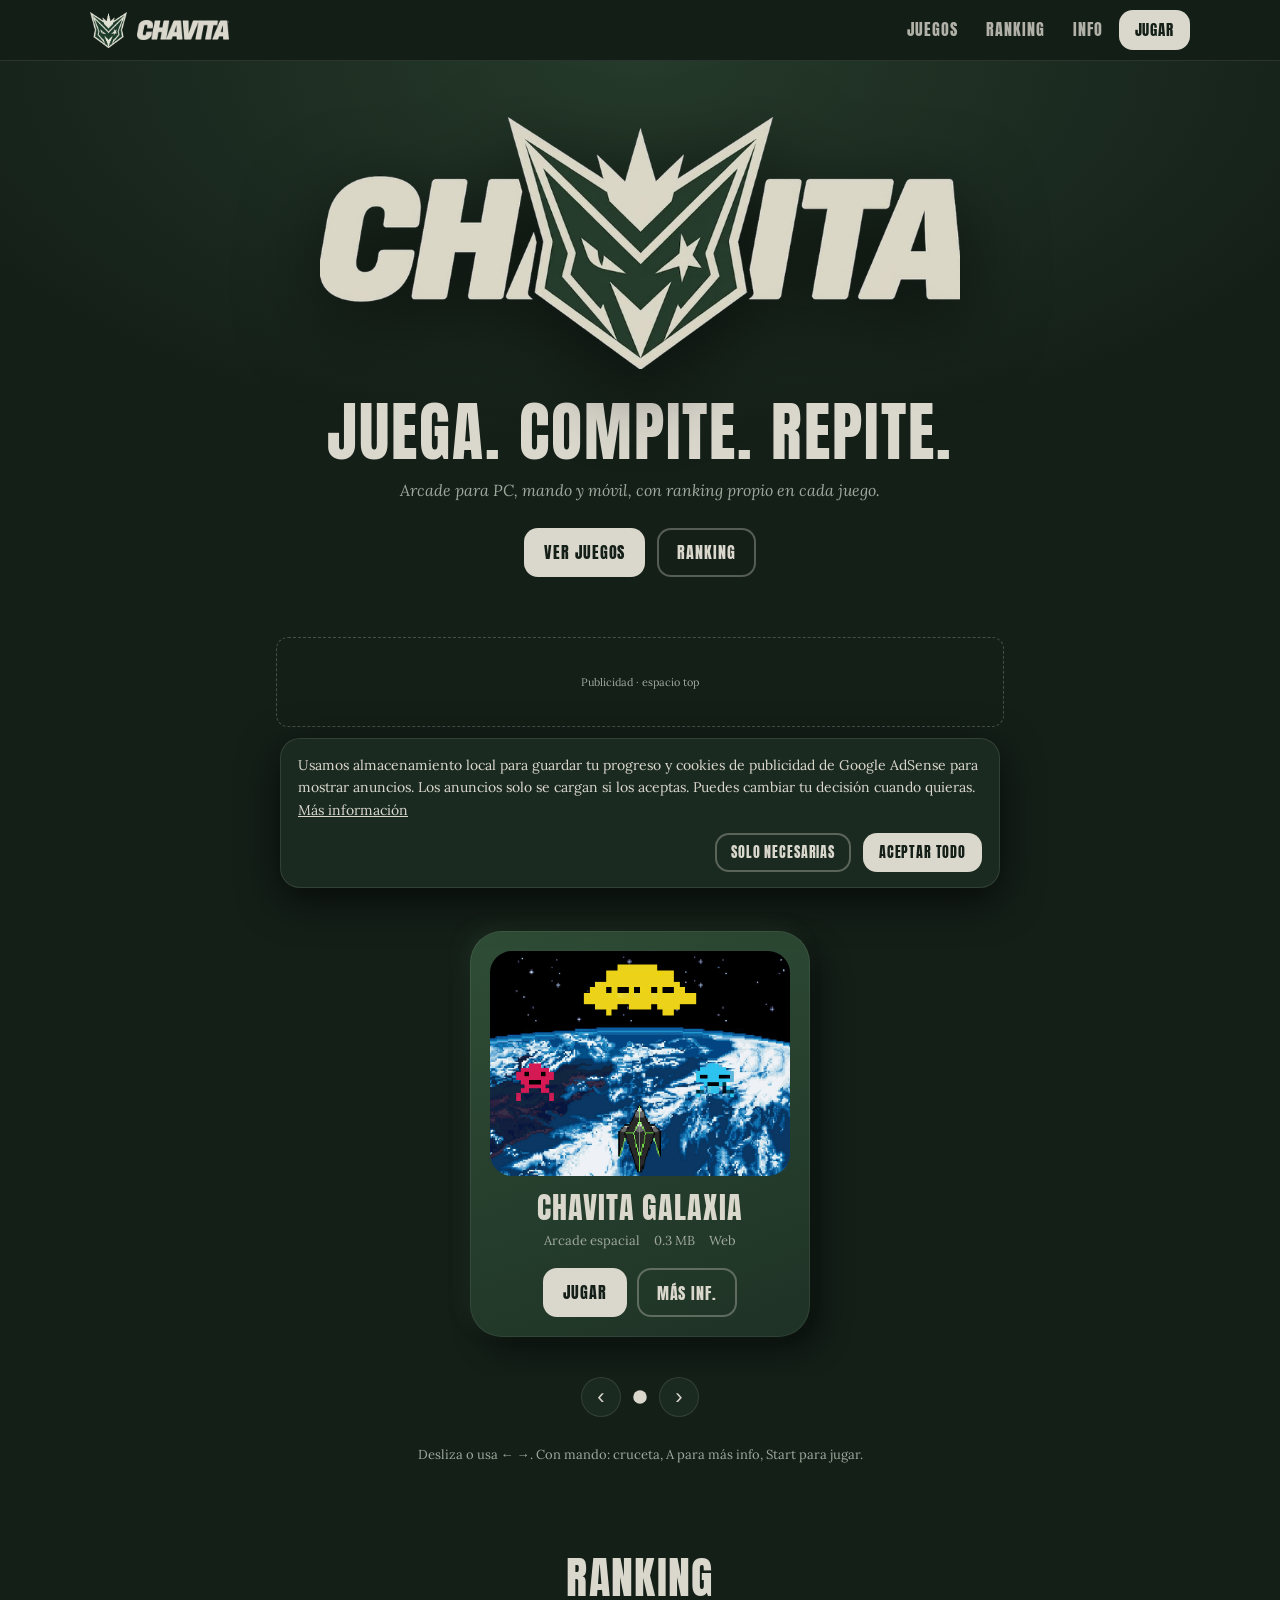
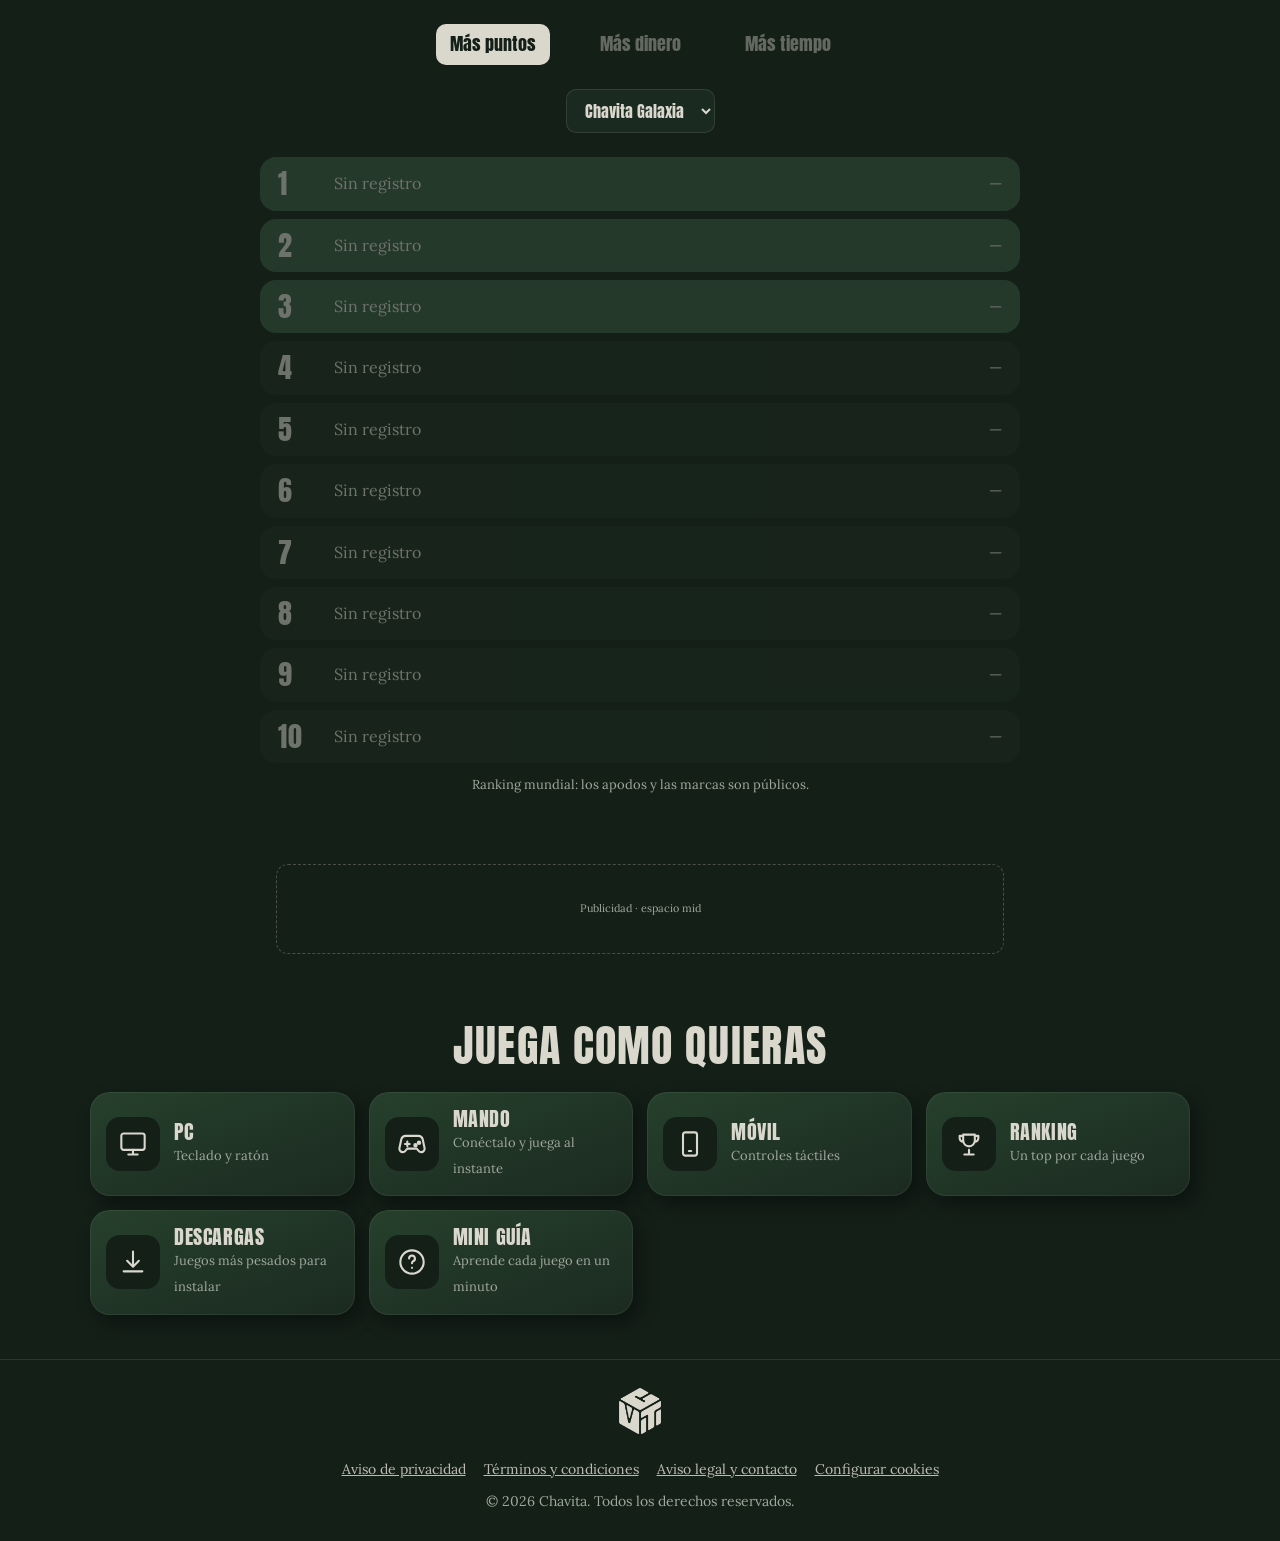
<file: index.html>
<!DOCTYPE html><html lang="es"><head><meta charset="utf-8">
<meta name="viewport" content="width=device-width, initial-scale=1, viewport-fit=cover">
<title>Chavita Arcade</title>
<link rel="preconnect" href="https://fonts.googleapis.com"><link rel="preconnect" href="https://fonts.gstatic.com" crossorigin>
<link href="https://fonts.googleapis.com/css2?family=Anton&family=Lora:ital,wght@0,500;1,500&display=swap" rel="stylesheet">
<link rel="stylesheet" href="style.css"><!-- Código de AdSense (verificación y anuncios) -->
<script async src="https://pagead2.googlesyndication.com/pagead/js/adsbygoogle.js?client=ca-pub-8924562486081992" crossorigin="anonymous"></script>
</head><body>
<header><div class="w"><a class="brand" href="#top"><img data-l alt=""><img src="nombre.png" alt="Chavita"></a>
<nav><a href="#juegos">Juegos</a><a href="#ranking">Ranking</a><a href="#info">Info</a><a class="btn" href="#juegos">Jugar</a></nav></div></header>
<main id="top">
<div class="hero"><div class="w"><img src="hero.png" alt="Chavita"><h1>Juega. Compite. Repite.</h1>
<p>Arcade para PC, mando y móvil, con ranking propio en cada juego.</p>
<div class="row"><a class="btn" href="#juegos">Ver juegos</a><a class="btn o" href="#ranking">Ranking</a></div></div></div>
<div class="w"><div class="ad" data-ad="top"></div></div>
<section id="juegos"><div class="w">
<div class="tabs" id="ft"><button data-f="web">Web</button><button data-f="all" class="on">Todos</button><button data-f="dl">Descargas</button></div>
<div class="stage" id="st"><div class="track" id="tr"></div></div>
<div class="dots"><button class="ar" id="pv" aria-label="Anterior">‹</button><div id="dots"></div><button class="ar" id="nx" aria-label="Siguiente">›</button></div>
<div class="panel" id="pn"><div><div class="pin" id="pi"></div><div class="ad" data-ad="panel"></div></div></div>
<p class="hint">Desliza o usa ← →. Con mando: cruceta, A para más info, Start para jugar.</p>
</div></section>
<section id="ranking"><div class="w rk"><h2 class="t">Ranking</h2>
<div class="tabs" id="rt"><button data-m="p" class="on">Más puntos</button><button data-m="d">Más dinero</button><button data-m="t">Más tiempo</button></div>
<div class="tabs"><select id="rg" aria-label="Juego"></select></div>
<ol class="list" id="rl"></ol><p class="hint" id="rn"></p></div></section>
<div class="w"><div class="ad" data-ad="mid"></div></div>
<section id="info"><div class="w"><h2 class="t">Juega como quieras</h2><div class="grid" id="gd"></div></div></section>
</main>
<footer><div class="w"><img src="mini.png" alt=""><div class="fl"><a href="aviso-privacidad.html">Aviso de privacidad</a><a href="terminos.html">Términos y condiciones</a><a href="aviso-legal.html">Aviso legal y contacto</a><a href="#" data-ck>Configurar cookies</a></div><div>© 2026 Chavita. Todos los derechos reservados.</div></div></footer>
<div class="toast" id="ts" role="status"></div>
<script src="config.js"></script>
<script src="cookies.js"></script>
<script src="script.js"></script></body></html>
</file>
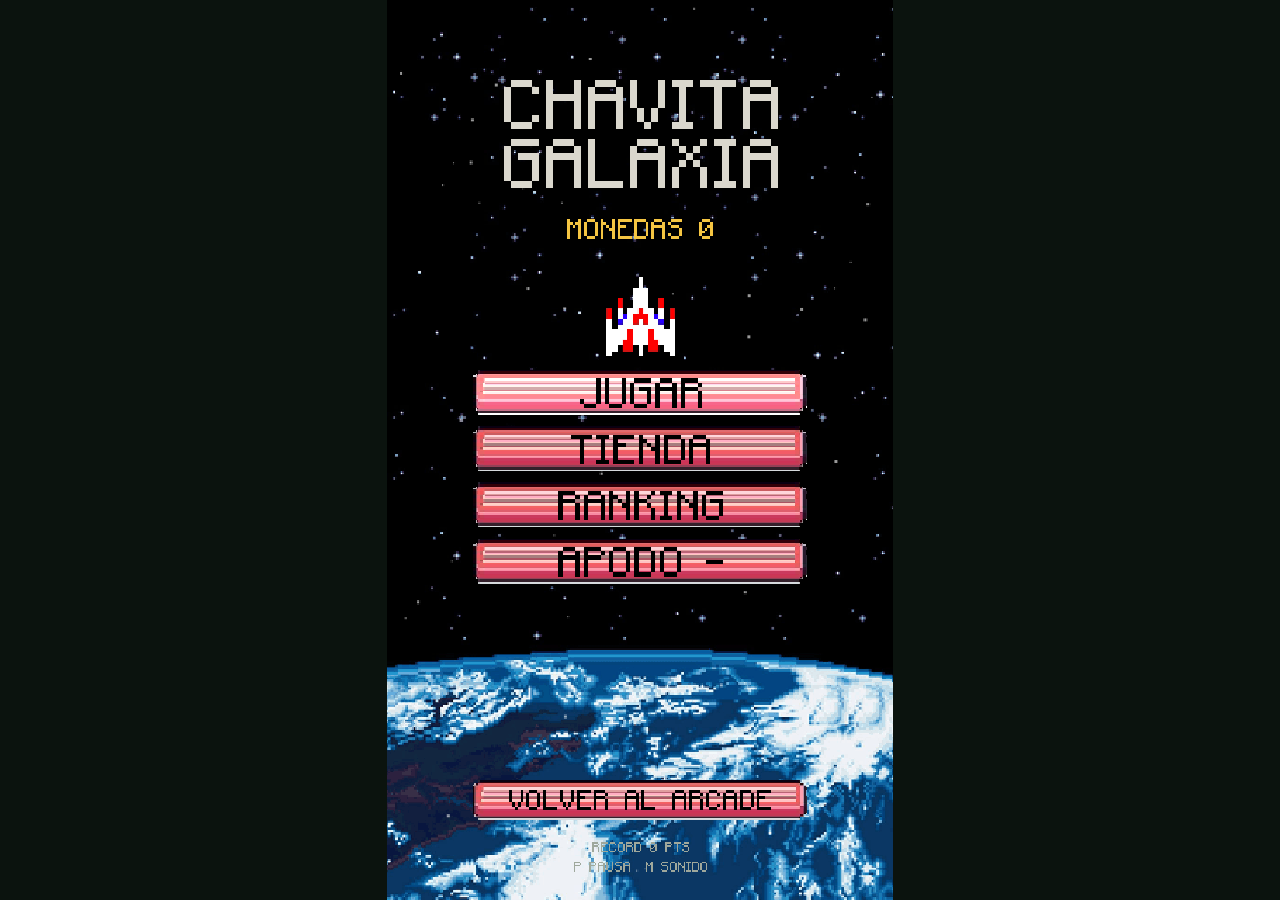
<file: juegos/galaxia/index.html>
<!DOCTYPE html><html lang="es"><head><meta charset="utf-8">
<meta name="viewport" content="width=device-width,initial-scale=1,viewport-fit=cover,user-scalable=no">
<title>Chavita Galaxia</title>
<style>html,body{margin:0;height:100%;background:#0b130e;overflow:hidden}body{display:grid;place-items:center}canvas{display:block;image-rendering:pixelated;touch-action:none;background:#000}</style></head>
<body><canvas id="c" width="360" height="640"></canvas><script src="../../config.js"></script><script src="font.js"></script><script src="game.js"></script></body></html>
</file>
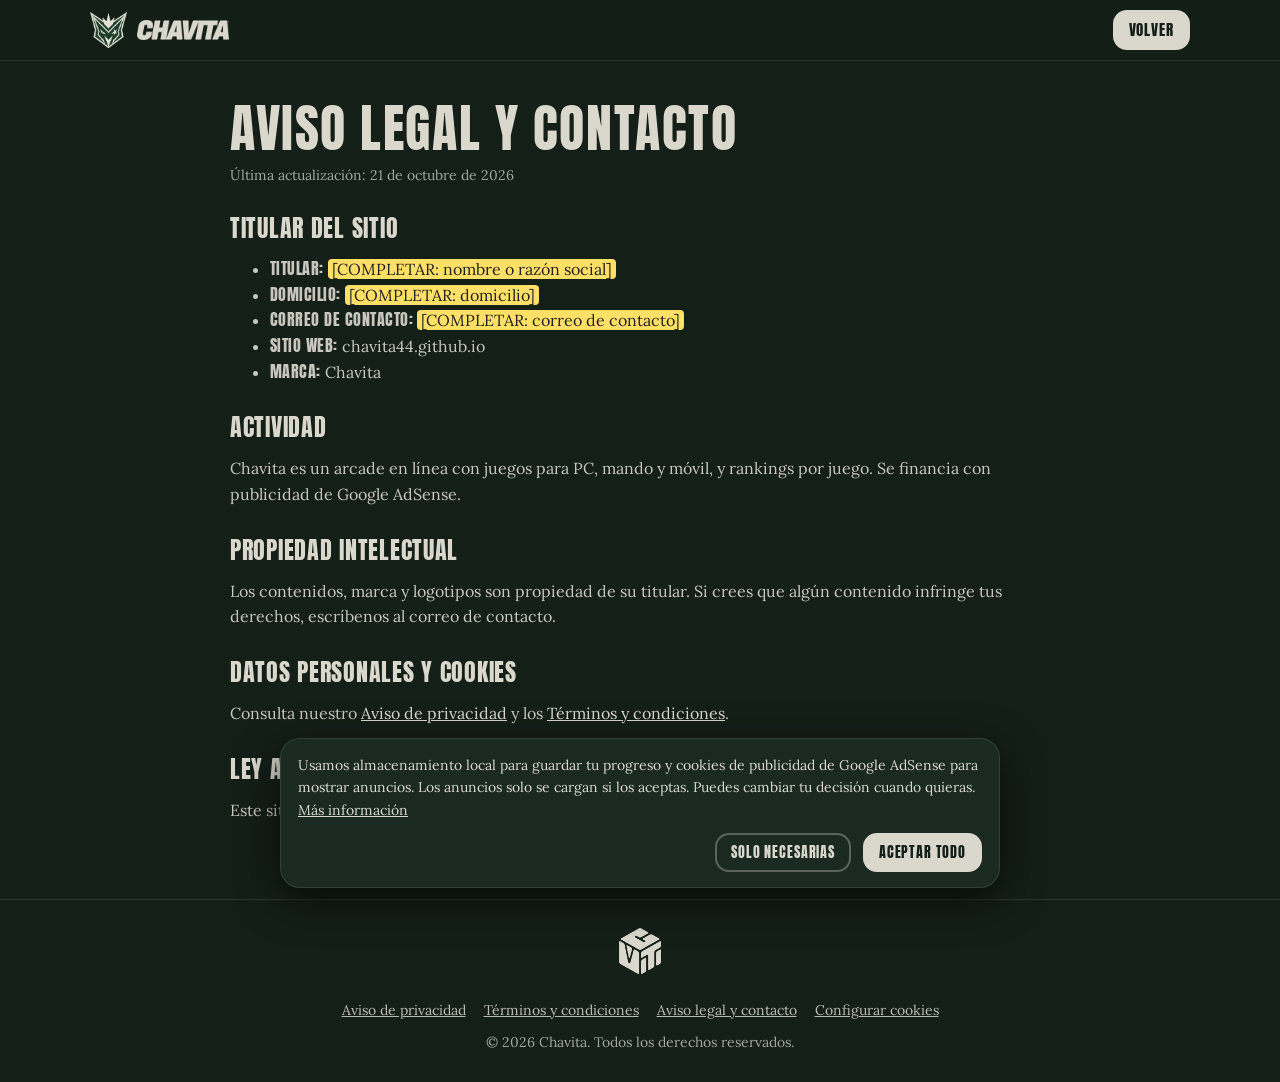
<file: aviso-legal.html>
<!DOCTYPE html><html lang="es"><head><meta charset="utf-8"><meta name="viewport" content="width=device-width, initial-scale=1, viewport-fit=cover"><title>Aviso legal y contacto · Chavita</title><link rel="preconnect" href="https://fonts.googleapis.com"><link rel="preconnect" href="https://fonts.gstatic.com" crossorigin><link href="https://fonts.googleapis.com/css2?family=Anton&family=Lora:ital,wght@0,500;1,500&display=swap" rel="stylesheet"><link rel="stylesheet" href="style.css"></head><body><header><div class="w"><a class="brand" href="index.html"><img src="logo.png" alt=""><img src="nombre.png" alt="Chavita"></a><nav><a class="btn" href="index.html">Volver</a></nav></div></header><main class="w legal"><h1>Aviso legal y contacto</h1><p class="up">Última actualización: 21 de octubre de 2026</p>
<h2>Titular del sitio</h2><ul><li><b>Titular:</b> <mark class="ph">[COMPLETAR: nombre o razón social]</mark></li><li><b>Domicilio:</b> <mark class="ph">[COMPLETAR: domicilio]</mark></li><li><b>Correo de contacto:</b> <mark class="ph">[COMPLETAR: correo de contacto]</mark></li><li><b>Sitio web:</b> chavita44.github.io</li><li><b>Marca:</b> Chavita</li></ul>
<h2>Actividad</h2><p>Chavita es un arcade en línea con juegos para PC, mando y móvil, y rankings por juego. Se financia con publicidad de Google AdSense.</p>
<h2>Propiedad intelectual</h2><p>Los contenidos, marca y logotipos son propiedad de su titular. Si crees que algún contenido infringe tus derechos, escríbenos al correo de contacto.</p>
<h2>Datos personales y cookies</h2><p>Consulta nuestro <a href="aviso-privacidad.html">Aviso de privacidad</a> y los <a href="terminos.html">Términos y condiciones</a>.</p>
<h2>Ley aplicable</h2><p>Este sitio se rige por las leyes de los Estados Unidos Mexicanos.</p></main><footer><div class="w"><img src="mini.png" alt=""><div class="fl"><a href="aviso-privacidad.html">Aviso de privacidad</a><a href="terminos.html">Términos y condiciones</a><a href="aviso-legal.html">Aviso legal y contacto</a><a href="#" data-ck>Configurar cookies</a></div><div>© 2026 Chavita. Todos los derechos reservados.</div></div></footer><script src="cookies.js"></script></body></html>
</file>
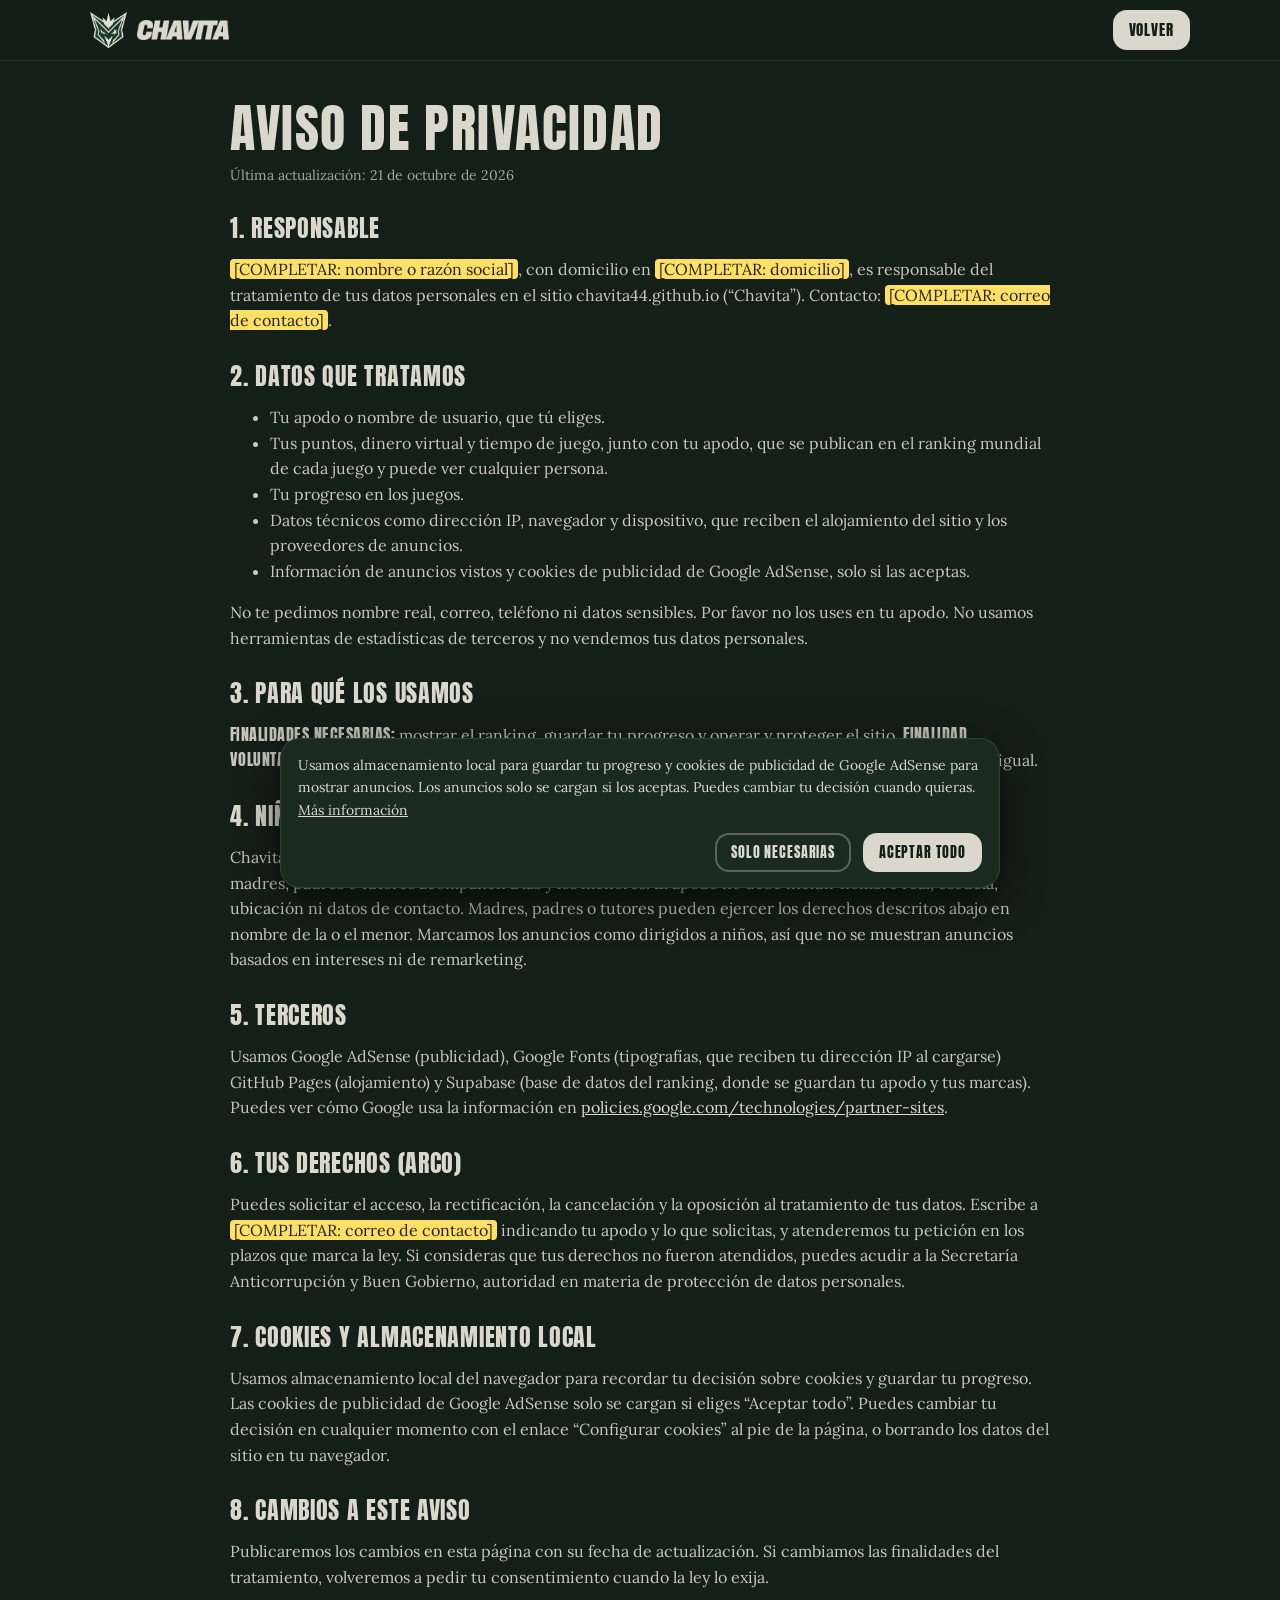
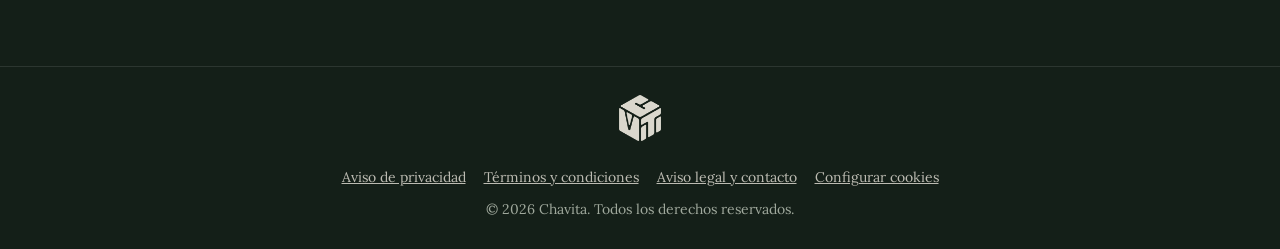
<file: aviso-privacidad.html>
<!DOCTYPE html><html lang="es"><head><meta charset="utf-8"><meta name="viewport" content="width=device-width, initial-scale=1, viewport-fit=cover"><title>Aviso de privacidad · Chavita</title><link rel="preconnect" href="https://fonts.googleapis.com"><link rel="preconnect" href="https://fonts.gstatic.com" crossorigin><link href="https://fonts.googleapis.com/css2?family=Anton&family=Lora:ital,wght@0,500;1,500&display=swap" rel="stylesheet"><link rel="stylesheet" href="style.css"></head><body><header><div class="w"><a class="brand" href="index.html"><img src="logo.png" alt=""><img src="nombre.png" alt="Chavita"></a><nav><a class="btn" href="index.html">Volver</a></nav></div></header><main class="w legal"><h1>Aviso de privacidad</h1><p class="up">Última actualización: 21 de octubre de 2026</p>
<h2>1. Responsable</h2><p><mark class="ph">[COMPLETAR: nombre o razón social]</mark>, con domicilio en <mark class="ph">[COMPLETAR: domicilio]</mark>, es responsable del tratamiento de tus datos personales en el sitio chavita44.github.io (“Chavita”). Contacto: <mark class="ph">[COMPLETAR: correo de contacto]</mark>.</p>
<h2>2. Datos que tratamos</h2><ul><li>Tu apodo o nombre de usuario, que tú eliges.</li><li>Tus puntos, dinero virtual y tiempo de juego, junto con tu apodo, que se publican en el ranking mundial de cada juego y puede ver cualquier persona.</li><li>Tu progreso en los juegos.</li><li>Datos técnicos como dirección IP, navegador y dispositivo, que reciben el alojamiento del sitio y los proveedores de anuncios.</li><li>Información de anuncios vistos y cookies de publicidad de Google AdSense, solo si las aceptas.</li></ul>
<p>No te pedimos nombre real, correo, teléfono ni datos sensibles. Por favor no los uses en tu apodo. No usamos herramientas de estadísticas de terceros y no vendemos tus datos personales.</p>
<h2>3. Para qué los usamos</h2><p><b>Finalidades necesarias:</b> mostrar el ranking, guardar tu progreso y operar y proteger el sitio. <b>Finalidad voluntaria:</b> mostrar anuncios de Google AdSense. Si no aceptas las cookies de publicidad, puedes jugar igual.</p>
<h2>4. Niñas, niños y adolescentes</h2><p>Chavita es para todo público, incluidos niños. No pedimos datos de identificación y recomendamos que madres, padres o tutores acompañen a las y los menores. El apodo no debe incluir nombre real, escuela, ubicación ni datos de contacto. Madres, padres o tutores pueden ejercer los derechos descritos abajo en nombre de la o el menor. Marcamos los anuncios como dirigidos a niños, así que no se muestran anuncios basados en intereses ni de remarketing.</p>
<h2>5. Terceros</h2><p>Usamos Google AdSense (publicidad), Google Fonts (tipografías, que reciben tu dirección IP al cargarse) GitHub Pages (alojamiento) y Supabase (base de datos del ranking, donde se guardan tu apodo y tus marcas). Puedes ver cómo Google usa la información en <a href="https://policies.google.com/technologies/partner-sites" rel="noopener">policies.google.com/technologies/partner-sites</a>.</p>
<h2>6. Tus derechos (ARCO)</h2><p>Puedes solicitar el acceso, la rectificación, la cancelación y la oposición al tratamiento de tus datos. Escribe a <mark class="ph">[COMPLETAR: correo de contacto]</mark> indicando tu apodo y lo que solicitas, y atenderemos tu petición en los plazos que marca la ley. Si consideras que tus derechos no fueron atendidos, puedes acudir a la Secretaría Anticorrupción y Buen Gobierno, autoridad en materia de protección de datos personales.</p>
<h2 id="cookies">7. Cookies y almacenamiento local</h2><p>Usamos almacenamiento local del navegador para recordar tu decisión sobre cookies y guardar tu progreso. Las cookies de publicidad de Google AdSense solo se cargan si eliges “Aceptar todo”. Puedes cambiar tu decisión en cualquier momento con el enlace “Configurar cookies” al pie de la página, o borrando los datos del sitio en tu navegador.</p>
<h2>8. Cambios a este aviso</h2><p>Publicaremos los cambios en esta página con su fecha de actualización. Si cambiamos las finalidades del tratamiento, volveremos a pedir tu consentimiento cuando la ley lo exija.</p></main><footer><div class="w"><img src="mini.png" alt=""><div class="fl"><a href="aviso-privacidad.html">Aviso de privacidad</a><a href="terminos.html">Términos y condiciones</a><a href="aviso-legal.html">Aviso legal y contacto</a><a href="#" data-ck>Configurar cookies</a></div><div>© 2026 Chavita. Todos los derechos reservados.</div></div></footer><script src="cookies.js"></script></body></html>
</file>
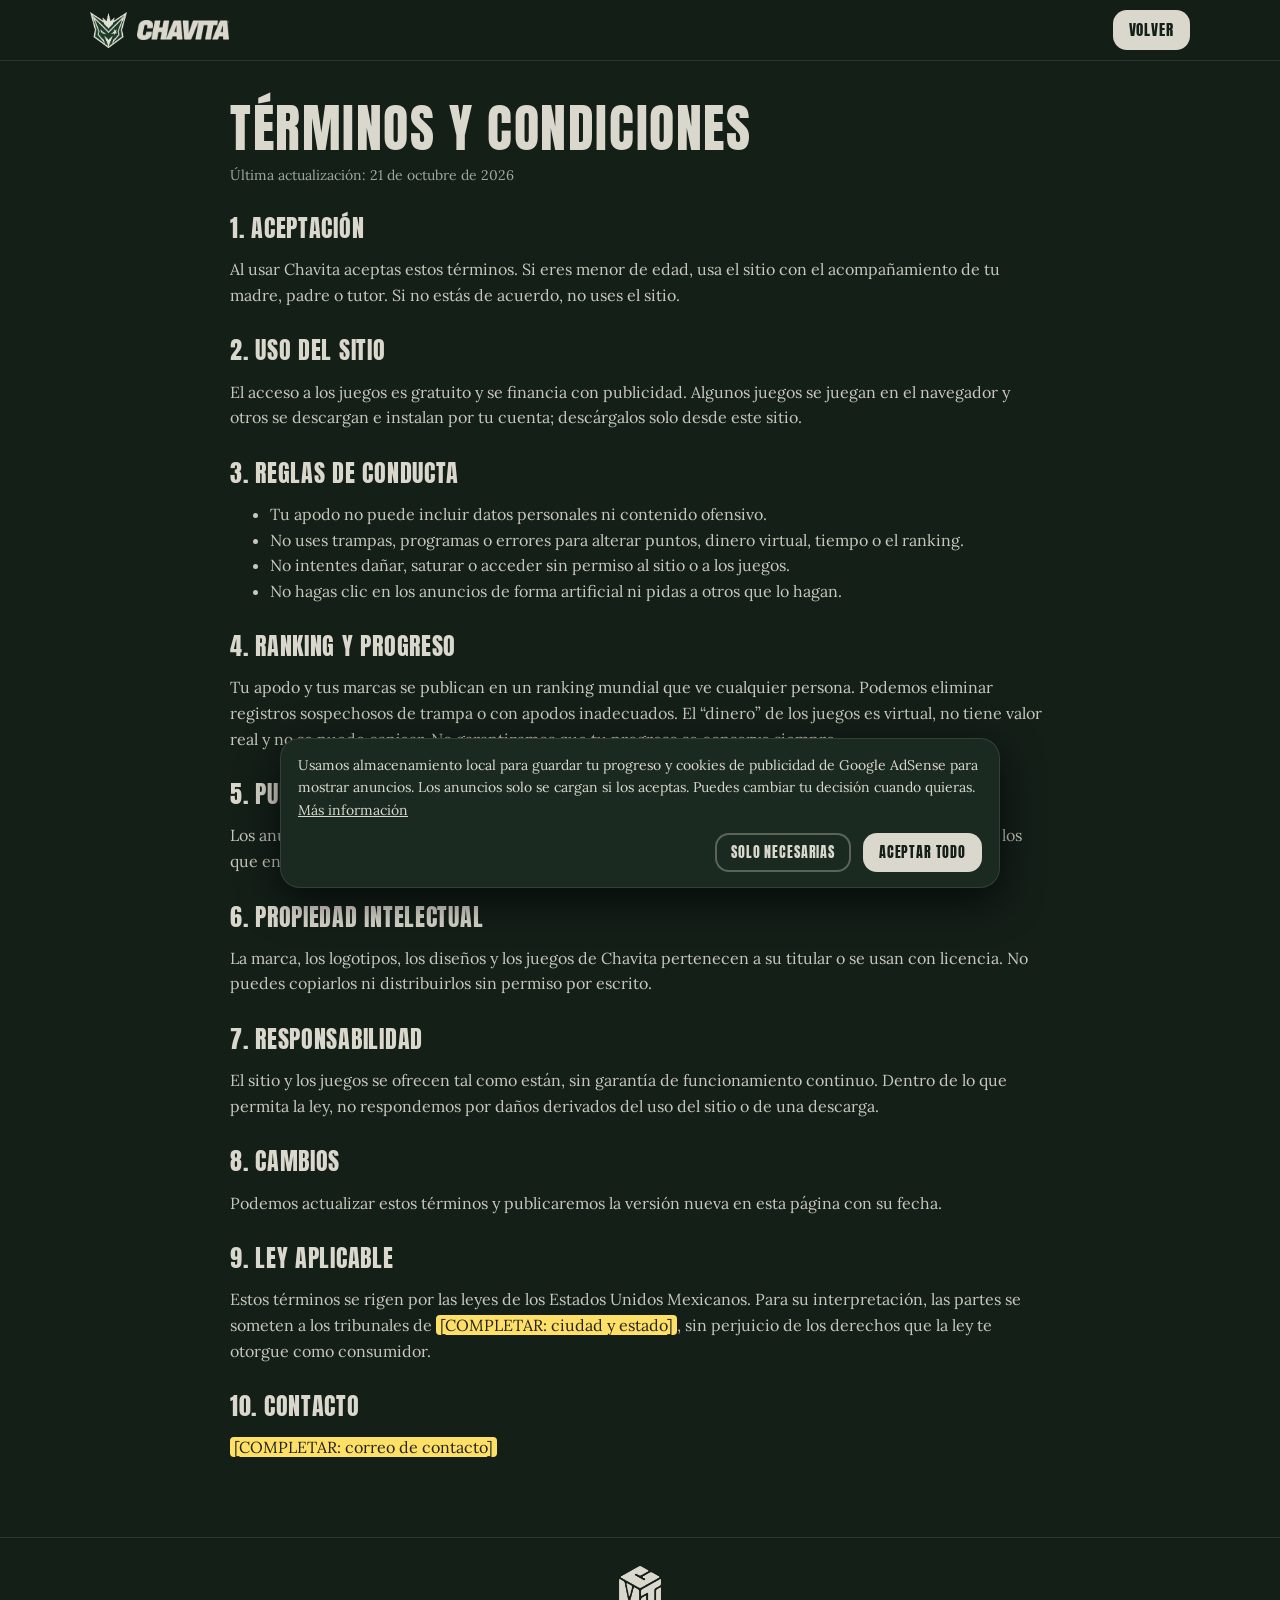
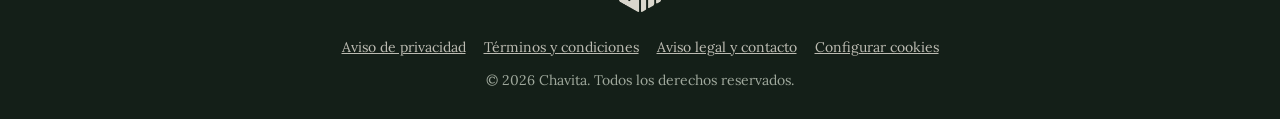
<file: terminos.html>
<!DOCTYPE html><html lang="es"><head><meta charset="utf-8"><meta name="viewport" content="width=device-width, initial-scale=1, viewport-fit=cover"><title>Términos y condiciones · Chavita</title><link rel="preconnect" href="https://fonts.googleapis.com"><link rel="preconnect" href="https://fonts.gstatic.com" crossorigin><link href="https://fonts.googleapis.com/css2?family=Anton&family=Lora:ital,wght@0,500;1,500&display=swap" rel="stylesheet"><link rel="stylesheet" href="style.css"></head><body><header><div class="w"><a class="brand" href="index.html"><img src="logo.png" alt=""><img src="nombre.png" alt="Chavita"></a><nav><a class="btn" href="index.html">Volver</a></nav></div></header><main class="w legal"><h1>Términos y condiciones</h1><p class="up">Última actualización: 21 de octubre de 2026</p>
<h2>1. Aceptación</h2><p>Al usar Chavita aceptas estos términos. Si eres menor de edad, usa el sitio con el acompañamiento de tu madre, padre o tutor. Si no estás de acuerdo, no uses el sitio.</p>
<h2>2. Uso del sitio</h2><p>El acceso a los juegos es gratuito y se financia con publicidad. Algunos juegos se juegan en el navegador y otros se descargan e instalan por tu cuenta; descárgalos solo desde este sitio.</p>
<h2>3. Reglas de conducta</h2><ul><li>Tu apodo no puede incluir datos personales ni contenido ofensivo.</li><li>No uses trampas, programas o errores para alterar puntos, dinero virtual, tiempo o el ranking.</li><li>No intentes dañar, saturar o acceder sin permiso al sitio o a los juegos.</li><li>No hagas clic en los anuncios de forma artificial ni pidas a otros que lo hagan.</li></ul>
<h2>4. Ranking y progreso</h2><p>Tu apodo y tus marcas se publican en un ranking mundial que ve cualquier persona. Podemos eliminar registros sospechosos de trampa o con apodos inadecuados. El “dinero” de los juegos es virtual, no tiene valor real y no se puede canjear. No garantizamos que tu progreso se conserve siempre.</p>
<h2>5. Publicidad</h2><p>Los anuncios son de terceros. No somos responsables del contenido de los anunciantes ni de los sitios a los que enlacen.</p>
<h2>6. Propiedad intelectual</h2><p>La marca, los logotipos, los diseños y los juegos de Chavita pertenecen a su titular o se usan con licencia. No puedes copiarlos ni distribuirlos sin permiso por escrito.</p>
<h2>7. Responsabilidad</h2><p>El sitio y los juegos se ofrecen tal como están, sin garantía de funcionamiento continuo. Dentro de lo que permita la ley, no respondemos por daños derivados del uso del sitio o de una descarga.</p>
<h2>8. Cambios</h2><p>Podemos actualizar estos términos y publicaremos la versión nueva en esta página con su fecha.</p>
<h2>9. Ley aplicable</h2><p>Estos términos se rigen por las leyes de los Estados Unidos Mexicanos. Para su interpretación, las partes se someten a los tribunales de <mark class="ph">[COMPLETAR: ciudad y estado]</mark>, sin perjuicio de los derechos que la ley te otorgue como consumidor.</p>
<h2>10. Contacto</h2><p><mark class="ph">[COMPLETAR: correo de contacto]</mark></p></main><footer><div class="w"><img src="mini.png" alt=""><div class="fl"><a href="aviso-privacidad.html">Aviso de privacidad</a><a href="terminos.html">Términos y condiciones</a><a href="aviso-legal.html">Aviso legal y contacto</a><a href="#" data-ck>Configurar cookies</a></div><div>© 2026 Chavita. Todos los derechos reservados.</div></div></footer><script src="cookies.js"></script></body></html>
</file>
<file: style.css>
:root{--bg:#141f18;--bg2:#1b2a20;--g:#3A5A40;--c:#DAD7CD;--mut:#9fa89c;--line:#ffffff1a;
--fd:"Kirgina","Anton",Impact,sans-serif;--fb:"Lora",Georgia,serif;color-scheme:dark;box-sizing:border-box;
padding-top:env(safe-area-inset-top,0px);padding-bottom:env(safe-area-inset-bottom,0px)}
*,*::before,*::after{box-sizing:inherit}
html{scroll-behavior:smooth;scroll-padding-top:calc(env(safe-area-inset-top,0px) + 64px)}
body{margin:0;background:var(--bg);color:var(--c);font:16px/1.6 var(--fb);overflow-x:hidden}
body::before{content:"";position:fixed;inset:0 0 auto;height:env(safe-area-inset-top,0px);background:var(--bg);z-index:30}
h1,h2,h3,h4,b{font-family:var(--fd);font-weight:400;text-transform:uppercase;letter-spacing:.03em;margin:0;line-height:1.05}
.w{width:min(1100px,100% - 32px);margin-inline:auto}
header{position:sticky;top:env(safe-area-inset-top,0px);z-index:20;background:#141f18ee;backdrop-filter:blur(10px);border-bottom:1px solid var(--line)}
header .w{display:flex;align-items:center;justify-content:space-between;height:60px;gap:12px}
.brand{display:flex;align-items:center;gap:10px}.brand img:first-child{height:36px}.brand img:last-child{height:20px}
nav{display:flex;gap:4px;align-items:center;font-family:var(--fd);text-transform:uppercase;letter-spacing:.06em}
nav a{color:var(--c);text-decoration:none;padding:8px 12px;border-radius:8px;opacity:.8}nav a:hover{opacity:1;background:var(--line)}
nav .btn{opacity:1;padding:8px 16px;font-size:15px}nav .btn:hover{background:var(--c)}
.btn{font-family:var(--fd);text-transform:uppercase;letter-spacing:.06em;font-size:16px;border:0;border-radius:14px;padding:12px 20px;cursor:pointer;background:var(--c);color:var(--bg);text-decoration:none;display:inline-flex;align-items:center;transition:transform .15s}
.btn:hover{transform:translateY(-2px)}.btn.o{background:transparent;color:var(--c);box-shadow:inset 0 0 0 2px #dad7cd55}
.btn[disabled]{opacity:.45;cursor:not-allowed;transform:none}
:focus-visible{outline:3px solid var(--c);outline-offset:3px}
.hero{text-align:center;padding:56px 0 36px;background:radial-gradient(60% 70% at 50% 0,#3A5A4077,transparent)}
.hero img{width:min(640px,90%);filter:drop-shadow(0 20px 40px #0009)}
.hero h1{font-size:clamp(34px,7vw,64px);margin:22px 0 12px}
.hero p{max-width:540px;margin:0 auto 24px;color:var(--mut);font-style:italic}
.row{display:flex;gap:12px;justify-content:center;flex-wrap:wrap}
.ad{margin:24px auto;border:1px dashed #dad7cd44;border-radius:12px;min-height:90px;max-width:728px;display:grid;place-items:center;color:var(--mut);font-size:13px;padding:8px}
section{padding:44px 0}
.t{font-size:clamp(28px,5vw,44px);text-align:center;margin-bottom:24px}
.tabs{display:flex;justify-content:center;align-items:baseline;gap:clamp(12px,4vw,36px);margin-bottom:24px;font-family:var(--fd);text-transform:uppercase}
.tabs button{background:none;border:0;color:var(--c);font:inherit;font-size:16px;opacity:.4;cursor:pointer;padding:4px 6px;transition:.25s}
.tabs button.on{font-size:clamp(30px,6vw,52px);opacity:1}
.stage{overflow:hidden;touch-action:pan-y;cursor:grab;padding:20px 0 40px;user-select:none}
.track{display:flex;gap:28px;position:relative;transition:transform .45s cubic-bezier(.2,.8,.2,1)}
.card{flex:0 0 min(78vw,340px);border-radius:32px;padding:20px;text-align:center;background:linear-gradient(160deg,#2f4d36,#1e3225);box-shadow:12px 14px 30px #0007,-6px -6px 18px #3a5a4033,inset 0 0 0 1px #ffffff12;transform:scale(.84);opacity:.55;transition:.45s}
.card.on{transform:none;opacity:1}
.cv{aspect-ratio:4/3;border-radius:22px;background:radial-gradient(circle at 50% 35%,#3A5A40,#16241b);display:grid;place-items:center;overflow:hidden;margin-bottom:16px}
.cv img{width:46%}.cv.i img{width:100%;height:100%;object-fit:cover}
.card h3{font-size:30px}
.meta{display:flex;justify-content:center;gap:14px;font-size:13px;color:var(--mut);margin:8px 0 16px;flex-wrap:wrap}
.acts{display:flex;gap:10px;justify-content:center}.card:not(.on) .acts{visibility:hidden}
.dots{display:flex;justify-content:center;align-items:center;gap:14px;margin-bottom:16px}
#dots{display:flex;gap:10px}#dots button{width:10px;height:10px;border-radius:50%;border:0;padding:0;background:#dad7cd55;cursor:pointer}#dots button.on{background:var(--c);transform:scale(1.35)}
.ar{width:40px;height:40px;border-radius:50%;background:var(--bg2);color:var(--c);font-size:22px;border:0;cursor:pointer;box-shadow:inset 0 0 0 1px var(--line)}
.hint{text-align:center;font-size:13px;color:var(--mut);margin:12px 0 0}
.panel{display:grid;grid-template-rows:0fr;transition:grid-template-rows .4s ease;max-width:760px;margin:0 auto}
.panel.open{grid-template-rows:1fr}.panel>div{overflow:hidden}
.pin{margin-top:8px;padding:24px;border-radius:24px;background:var(--bg2);box-shadow:inset 0 0 0 1px var(--line);display:grid;gap:18px}
.pin h3{font-size:34px;margin-bottom:10px}.pin h4{font-size:19px;letter-spacing:.06em;margin-bottom:6px}
.pin p,.pin ol{margin:0;color:#c5c3b9}.pin ol{padding-left:22px}
.chips{display:flex;gap:8px;flex-wrap:wrap}.chip{background:var(--g);border-radius:99px;padding:3px 14px;font-size:13px}
.ctl{display:grid;grid-template-columns:repeat(auto-fit,minmax(170px,1fr));gap:10px}
.ctl div{background:#ffffff0d;border-radius:14px;padding:10px 14px;font-size:14px}.ctl b{display:block;font-size:16px}
.rk{max-width:760px}.rk .tabs button{font-size:18px;border-radius:10px;padding:6px 14px}.rk .tabs button.on{font-size:18px;background:var(--c);color:var(--bg)}
select{background:var(--bg2);color:var(--c);border:1px solid var(--line);border-radius:10px;padding:8px 14px;font:inherit}
.list{margin:0;padding:0;list-style:none;display:grid;gap:8px}
.list li{display:grid;grid-template-columns:44px 1fr auto;align-items:center;gap:12px;padding:12px 18px;border-radius:16px;background:var(--bg2)}
.list li b{font-size:28px}.list li:nth-child(-n+3){background:var(--g)}.list li.e{opacity:.45}
.grid{display:grid;grid-template-columns:repeat(auto-fit,minmax(250px,1fr));gap:14px}
.tile{display:flex;gap:14px;align-items:center;padding:16px;border-radius:20px;background:linear-gradient(160deg,#26402c,#1b2a20);box-shadow:6px 8px 18px #0006,inset 0 0 0 1px #ffffff10}
.tile svg{flex:none;width:54px;height:54px;padding:13px;border-radius:14px;background:var(--bg);stroke:var(--c);fill:none;stroke-width:1.8;stroke-linecap:round;stroke-linejoin:round}
.tile b{display:block;font-size:20px}.tile span{font-size:13px;color:var(--mut)}
footer{border-top:1px solid var(--line);padding:28px 0;text-align:center;color:var(--mut);font-size:14px}footer img{height:46px;margin-bottom:8px}
.toast{position:fixed;bottom:calc(env(safe-area-inset-bottom,0px) + 16px);left:50%;transform:translate(-50%,20px);background:var(--c);color:var(--bg);padding:10px 18px;border-radius:99px;font-family:var(--fd);text-transform:uppercase;letter-spacing:.05em;opacity:0;transition:.3s;z-index:40;pointer-events:none}.toast.s{opacity:1;transform:translate(-50%,0)}
@media(max-width:640px){nav a:not(.btn){display:none}}
@media(prefers-reduced-motion:reduce){*{transition:none!important;scroll-behavior:auto!important}}
.ad ins{width:100%}

.cb{position:fixed;left:50%;transform:translateX(-50%);bottom:calc(env(safe-area-inset-bottom,0px) + 12px);width:min(720px,100% - 24px);z-index:50;background:var(--bg2);border-radius:20px;padding:16px 18px;box-shadow:0 12px 40px #000a,inset 0 0 0 1px var(--line);font-size:14px}
.cb p{margin:0 0 12px}.cb a{color:var(--c)}.cb .row{justify-content:flex-end}.cb .btn{padding:9px 16px;font-size:14px}
.legal{padding:40px 0 60px;max-width:820px}.legal h1{font-size:clamp(32px,6vw,52px);margin-bottom:8px}.legal h2{font-size:24px;margin:30px 0 8px}
.legal p,.legal li{color:#c9c7bd}.legal a{color:var(--c)}.legal .up{color:var(--mut);font-size:14px;margin:0 0 20px}
.ph{background:#ffe066;color:#222;padding:0 4px;border-radius:4px}
.fl{display:flex;flex-wrap:wrap;justify-content:center;gap:6px 18px;margin:10px 0}.fl a{color:var(--c);opacity:.85}
</file>
